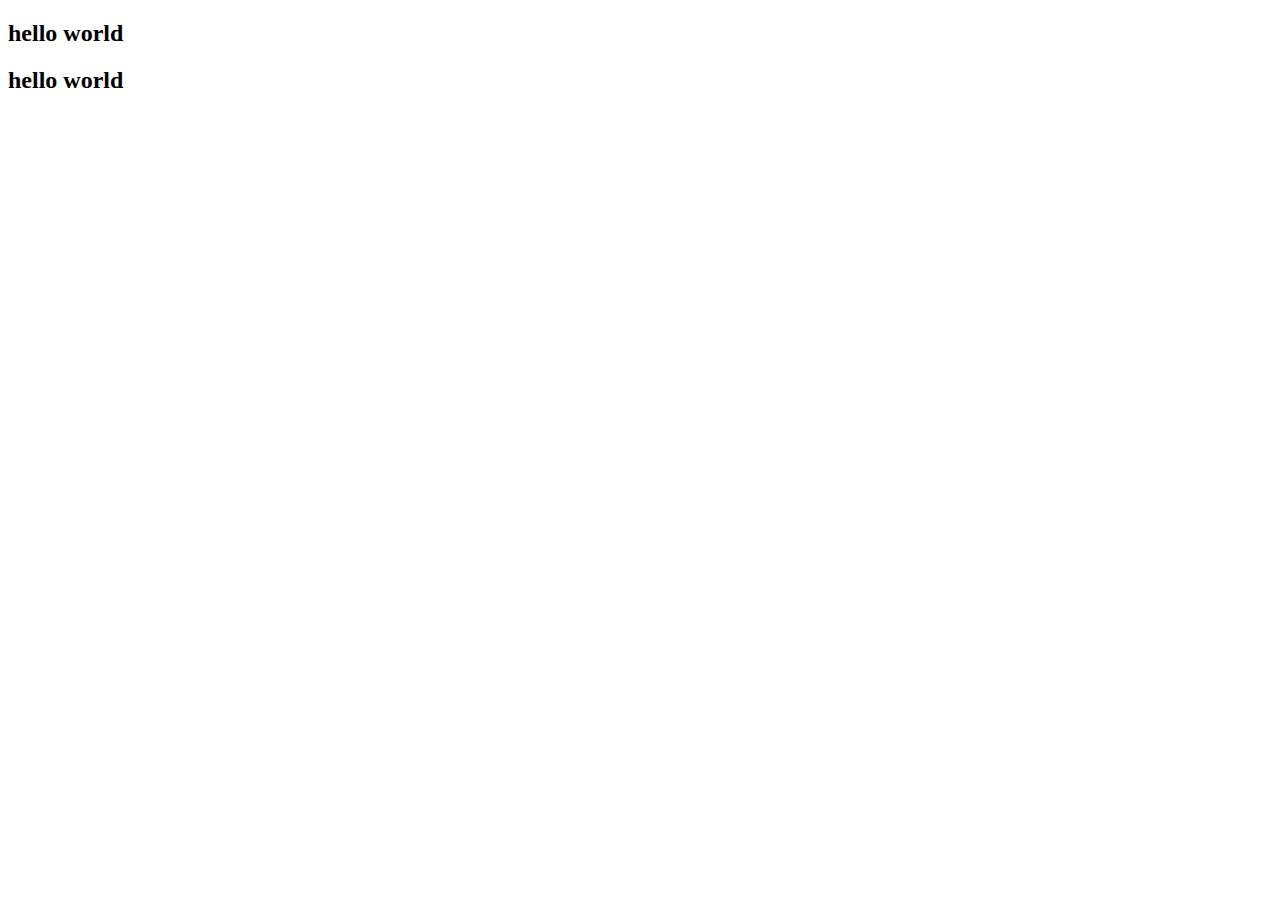
<file: strings/index.html>
<!DOCTYPE html>
<html lang="en">
<head>
    <meta charset="UTF-8">
    <meta name="viewport" content="width=device-width, initial-scale=1.0">
    <title>Document</title>
</head>
<body>
    <h2>hello <span id="sub">world</span></h2>
    <h2>hello <span id="sup">world</span></h2>
  
</body>
</html>
</file>
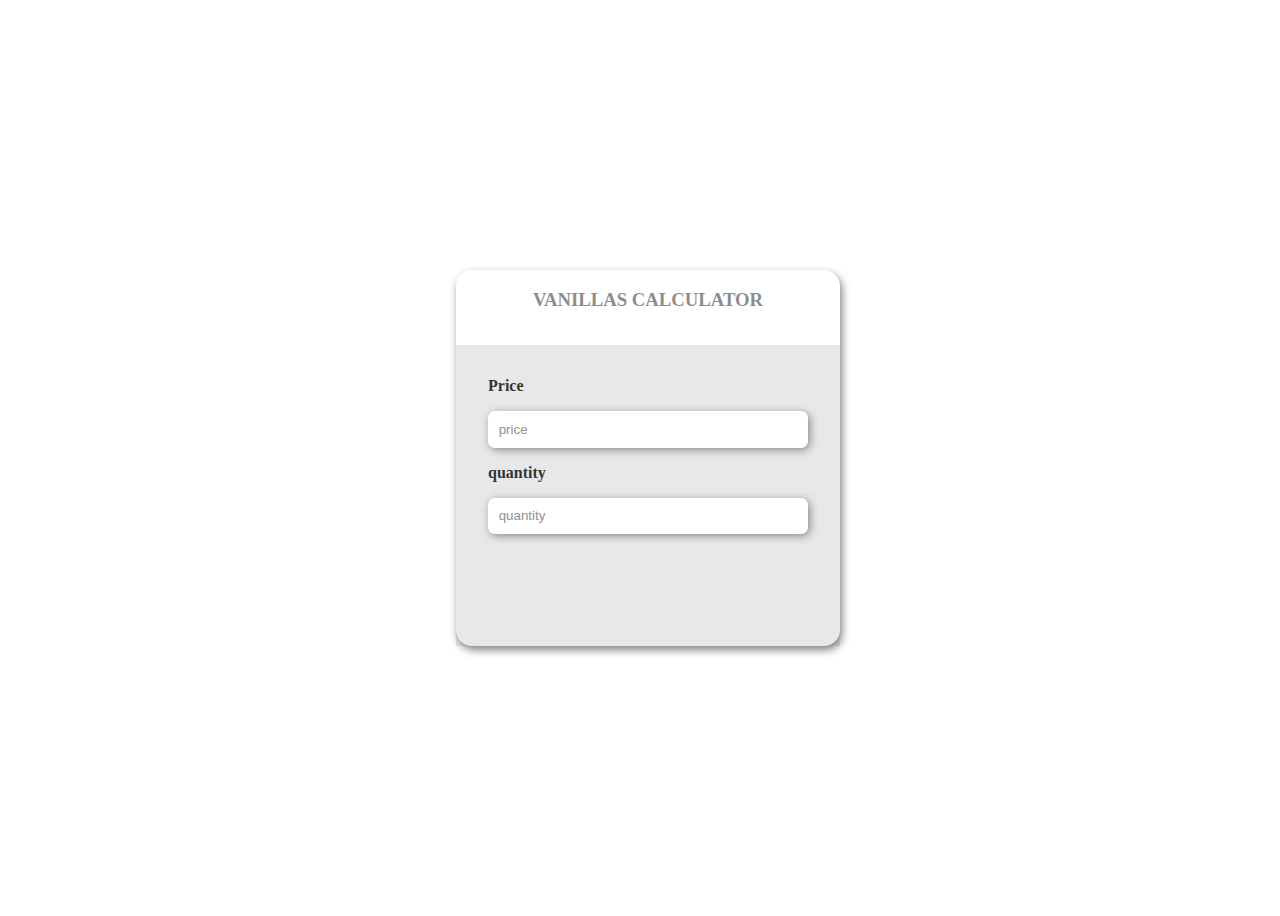
<file: vanillas-Calculator/index.html>
<!DOCTYPE html>
<html lang="en">

<head>
    <meta charset="UTF-8">
    <meta name="viewport" content="width=device-width, initial-scale=1.0">
    <title>Vanilla's caculator</title>
    <style>
        body {
            width: 100vw;
            height: 100vh;
            display: flex;
            flex-direction: column;
            align-items: center;
            justify-content: center;
        }

        .main {
            display: flex;
            flex-direction: column;
            min-width: 30%;
            row-gap: 1em;
            justify-content: center;
            box-shadow: 2px 4px 8px grey;
            border-radius: 1em;
          


        }

        form {
            display: flex;
            flex-direction: column;
            
            background-color: rgba(128, 128, 128, 0.219);
            opacity: 0.8;
            padding: 2em;
            row-gap: 1em;

        }

        input {
            padding: 0.8em;
            border-radius: 0.5em;
            border: none;
            box-shadow: 2px 2px 8px #726a6a;


        }

        .amount {
            display: flex;
            align-self: flex-end;
            padding: 2em;
        }

        h3 {
            text-align: center;
            color: #1b1a1a;
            opacity: 0.8;
        }

        label {
            font-weight: bolder;
        }
        .head{
            opacity: 0.5;
        }
    </style>
</head>

<body>

    <div class="main">
        <h3 class="head">VANILLAS CALCULATOR</h3>

        <form action="" method="post">
            <label for="price">Price</label>
            <input type="text" name="price" id="price" placeholder="price" onchange="change()">
            <label for="price">quantity</label>
            <input type="text" name="quantity" id="quantity" placeholder="quantity" onchange="change()">
            <div class="amount" id="amount"></div>
        </form>



    </div>




    <script>
        function change() {
            const price = document.getElementById('price').value;
            const quantity = document.getElementById('quantity').value;
            const amt = price * quantity;
            document.getElementById('amount').textContent = `$-${amt}`
        }



    </script>
</body>

</html>
</file>
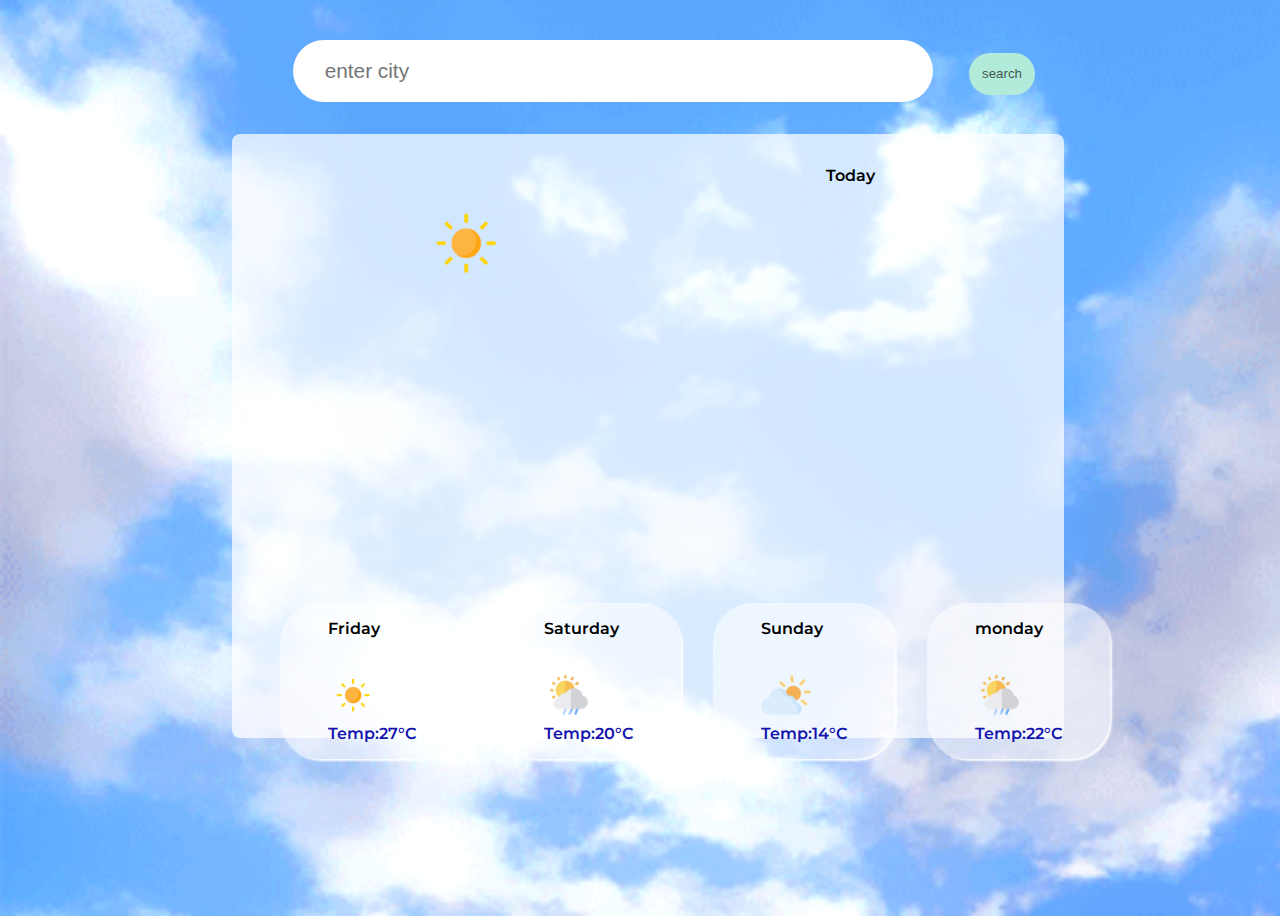
<file: Weather/index.html>
<!DOCTYPE html>
<html lang="en">
<head>
    <meta charset="UTF-8">
    <meta name="viewport" content="width=device-width, initial-scale=1.0">
    <title>weather forcast</title>
    <link rel="stylesheet" href="index.css">

</head>
<body>
    <!-- searchbar -->
    <section class="search">
        <input type="search" class="searchbar" placeholder="enter city">
        <button class="btn">search</button>
    </section>
    <!-- main -->
    <section class="main">
        <div class="img">
            <img src="./images/clear.png" alt="" class="weather">

        </div>
        <div class="data">
            <div class="today">Today</div>
            <div class="city"></div>
            <div class="degrees"></div>
            <div class=" description"></div>
          
        </div>
        


    </section>
    <div class="week-days">
        <div class="day2">
            <div class="day">Friday</div>
            <img src="./images/clear.png" alt="" class="day2-img">
            <div class="temp">Temp:27&degC</div>
        </div>
        <div class="day3">
            <div class="day">Saturday</div>
            <img src="./images/drizzle.png" alt="" class="day3-img">
            <div class="temp">Temp:20&degC</div>
        </div>
        <div class="day4">
            <div class="day">Sunday</div>
            <img src="./images/mist.png" alt="" class="day4-img">
            <div class="temp">Temp:14&degC</div>
        </div>
        <div class="day5">
            <div class="day">monday</div>
            <img src="./images/drizzle.png" alt="" class="day5-img">
            <div class="temp">Temp:22&degC</div>
        </div>

    </div>


    <script src="./index.js"></script>
</body>
</html>
</file>
<file: Weather/index.css>
@import url('https://fonts.googleapis.com/css2?family=Montserrat&display=swap');
body{
    font-family: Montserrat;
    background-size: cover;
    font-weight: 600;
    background-color: #f0f8ff;
    display: flex;
    align-items: center;
    flex-direction: column;
    width: 100vw;
    height: 100vh;
    background-image: url('./images/c8ba30ee61944cc26dbde4022a0a4b72.gif' );
}
.searchbar{
    width:50vw;
    height: 3em;
    border-radius: 2rem;
    margin: 2rem;
    border: none;
}
.main{
    width: 60%;
    height: 60%;
    background-color: #ffffffb9;
    border-radius: .5em;
    display: flex;
    padding: 2rem;
    justify-content: space-around;
    padding: 2em;
}
.img{
    height: 100%;
   
    display: flex;
   
}
img{
    width: 80%;
    height: 50%;
    margin-top: 2em;
    

}
.btn{
    background-color:#b3ebda;
    border: none;
    border-radius: 2em;
    padding: 1em;
    color: #000000ab;
}
.btn:hover{
    background-color: #b3ebdab0;
}
.weather{
    width: 90px;
    height: 90px;
}
.week-days img{
    width: 50px;
    height: auto;
}
.week-days{
    display: flex;
    margin-right: 2rem;
    width: 60%;
    
    position:relative;
    top:-15%;
  
  
   
}
.day2,.day3,.day4,.day5{
    background-color: #ffffff88;

     flood-opacity: 0%;
     padding-left: 3em;
     padding-right: 3em;
    border-radius: 2.5em;
    padding-top: 1em;
    padding-bottom: 1em;
    margin-left: 2rem;
    box-shadow: 2px 2px 2px #ffffffea;
    
    
   
}

.city{
font-size: 2rem;    
}
input{
    font-size: 1.3em;
    padding-left: 2rem;
}
.data{
display: flex;
flex-direction: column;
row-gap: 1rem;
}
.temp,.degrees, .description{
    color: hsl(240, 79%, 38%);
}
</file>
